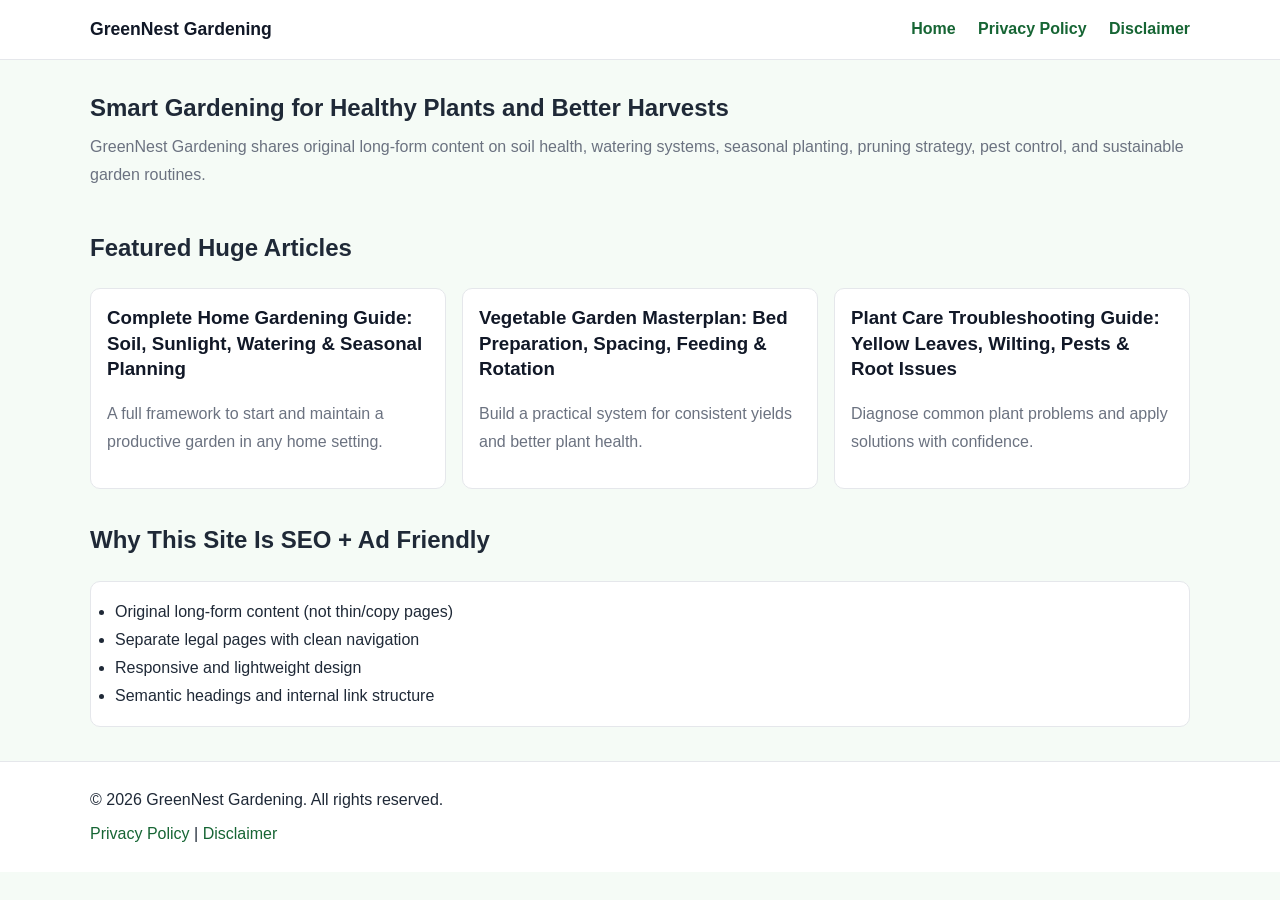
<file: public/index.html>
<!DOCTYPE html>
<html lang="en">
<head>
   <!-- Google tag (gtag.js) -->
<script async src="https://www.googletagmanager.com/gtag/js?id=G-71GVM1F841"></script>
<script>
  window.dataLayer = window.dataLayer || [];
  function gtag(){dataLayer.push(arguments);}
  gtag('js', new Date());

  gtag('config', 'G-71GVM1F841');
</script>
   <!--Start of Tawk.to Script-->
<script type="text/javascript">
var Tawk_API=Tawk_API||{}, Tawk_LoadStart=new Date();
(function(){
var s1=document.createElement("script"),s0=document.getElementsByTagName("script")[0];
s1.async=true;
s1.src='https://embed.tawk.to/6a390212b68b001d44260e4e/1jrnb06h9';
s1.charset='UTF-8';
s1.setAttribute('crossorigin','*');
s0.parentNode.insertBefore(s1,s0);
})();
</script>
<!--End of Tawk.to Script-->
  <meta charset="UTF-8" />
  <meta name="viewport" content="width=device-width, initial-scale=1.0" />
  <title>GreenNest Gardening | Gardening Tips, Plant Care Guides & Outdoor Ideas</title>
  <meta name="description" content="GreenNest Gardening publishes in-depth gardening guides, plant care tips, soil improvement advice, seasonal growing plans, and beginner-friendly outdoor ideas." />
  <meta name="robots" content="index, follow" />
  <link rel="canonical" href="https://example.com/" />

  <!-- Open Graph -->
  <meta property="og:title" content="GreenNest Gardening | Gardening Tips & Plant Care Guides" />
  <meta property="og:description" content="Explore long-form gardening articles on soil, watering, pruning, fertilizing, and seasonal garden planning." />
  <meta property="og:type" content="website" />
  <meta property="og:url" content="https://example.com/" />
  <meta property="og:image" content="https://example.com/assets/og-greennest.jpg" />

  <!-- Twitter -->
  <meta name="twitter:card" content="summary_large_image" />

  <link rel="stylesheet" href="style.css" />
</head>
<body>
  <header class="site-header">
    <div class="container nav-wrap">
      <a href="index.html" class="logo">GreenNest Gardening</a>
      <nav aria-label="Main navigation">
        <a href="index.html">Home</a>
        <a href="privacy-policy.html">Privacy Policy</a>
        <a href="disclaimer.html">Disclaimer</a>
      </nav>
    </div>
  </header>

  <main class="container">
    <section class="hero">
      <h1>Smart Gardening for Healthy Plants and Better Harvests</h1>
      <p>
        GreenNest Gardening shares original long-form content on soil health, watering systems,
        seasonal planting, pruning strategy, pest control, and sustainable garden routines.
      </p>
    </section>

    <section>
      <h2>Featured Huge Articles</h2>
      <div class="grid">
        <article class="card">
          <h3><a href="articles/complete-home-gardening-guide.html">Complete Home Gardening Guide: Soil, Sunlight, Watering & Seasonal Planning</a></h3>
          <p>A full framework to start and maintain a productive garden in any home setting.</p>
        </article>

        <article class="card">
          <h3><a href="articles/vegetable-garden-masterplan.html">Vegetable Garden Masterplan: Bed Preparation, Spacing, Feeding & Rotation</a></h3>
          <p>Build a practical system for consistent yields and better plant health.</p>
        </article>

        <article class="card">
          <h3><a href="articles/plant-care-troubleshooting-guide.html">Plant Care Troubleshooting Guide: Yellow Leaves, Wilting, Pests & Root Issues</a></h3>
          <p>Diagnose common plant problems and apply solutions with confidence.</p>
        </article>
      </div>
    </section>

    <section class="info-box">
      <h2>Why This Site Is SEO + Ad Friendly</h2>
      <ul>
        <li>Original long-form content (not thin/copy pages)</li>
        <li>Separate legal pages with clean navigation</li>
        <li>Responsive and lightweight design</li>
        <li>Semantic headings and internal link structure</li>
      </ul>
    </section>
  </main>

  <footer class="site-footer">
    <div class="container">
      <p>© 2026 GreenNest Gardening. All rights reserved.</p>
      <p>
        <a href="privacy-policy.html">Privacy Policy</a> |
        <a href="disclaimer.html">Disclaimer</a>
      </p>
    </div>
  </footer>
</body>
</html>
</file>
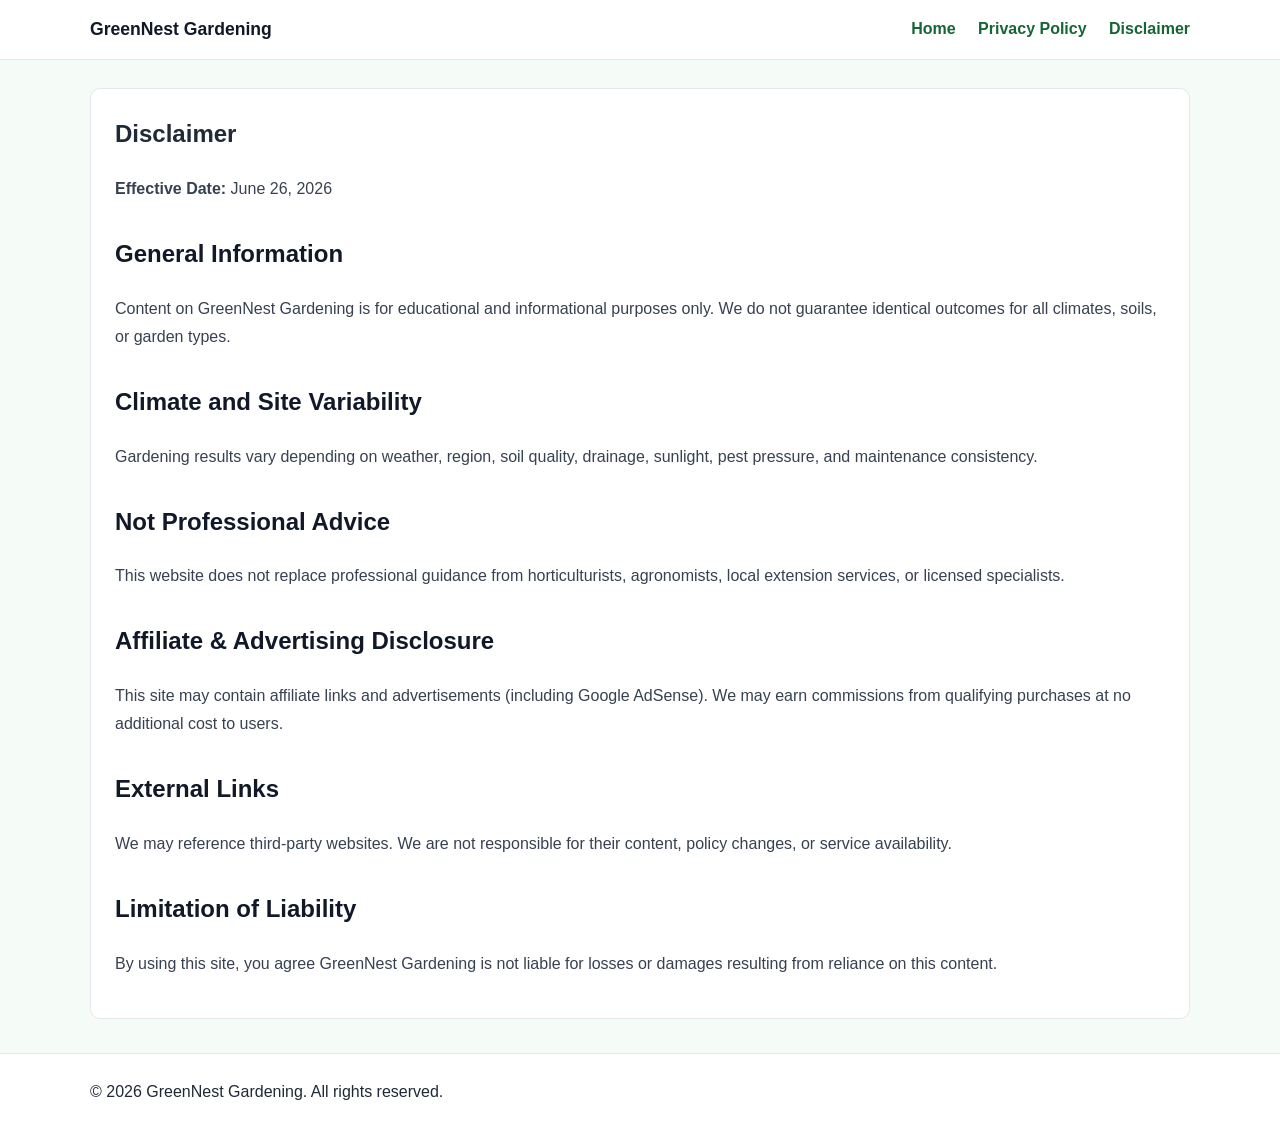
<file: public/disclaimer.html>
<!DOCTYPE html>
<html lang="en">
<head>
  <meta charset="UTF-8" />
  <meta name="viewport" content="width=device-width, initial-scale=1.0" />
  <title>Disclaimer | GreenNest Gardening</title>
  <meta name="description" content="Disclaimer for GreenNest Gardening." />
  <meta name="robots" content="index, follow" />
  <link rel="canonical" href="https://example.com/disclaimer.html" />
  <link rel="stylesheet" href="style.css" />
</head>
<body>
<header class="site-header">
  <div class="container nav-wrap">
    <a href="index.html" class="logo">GreenNest Gardening</a>
    <nav aria-label="Main navigation">
      <a href="index.html">Home</a>
      <a href="privacy-policy.html">Privacy Policy</a>
      <a href="disclaimer.html">Disclaimer</a>
    </nav>
  </div>
</header>

<main class="container">
  <article class="page">
    <h1>Disclaimer</h1>
    <p><strong>Effective Date:</strong> June 26, 2026</p>

    <h2>General Information</h2>
    <p>
      Content on GreenNest Gardening is for educational and informational purposes only.
      We do not guarantee identical outcomes for all climates, soils, or garden types.
    </p>

    <h2>Climate and Site Variability</h2>
    <p>
      Gardening results vary depending on weather, region, soil quality, drainage,
      sunlight, pest pressure, and maintenance consistency.
    </p>

    <h2>Not Professional Advice</h2>
    <p>
      This website does not replace professional guidance from horticulturists,
      agronomists, local extension services, or licensed specialists.
    </p>

    <h2>Affiliate & Advertising Disclosure</h2>
    <p>
      This site may contain affiliate links and advertisements (including Google AdSense).
      We may earn commissions from qualifying purchases at no additional cost to users.
    </p>

    <h2>External Links</h2>
    <p>
      We may reference third-party websites. We are not responsible for their content,
      policy changes, or service availability.
    </p>

    <h2>Limitation of Liability</h2>
    <p>
      By using this site, you agree GreenNest Gardening is not liable for losses or damages
      resulting from reliance on this content.
    </p>
  </article>
</main>

<footer class="site-footer">
  <div class="container">
    <p>© 2026 GreenNest Gardening. All rights reserved.</p>
  </div>
</footer>
</body>
</html>
</file>
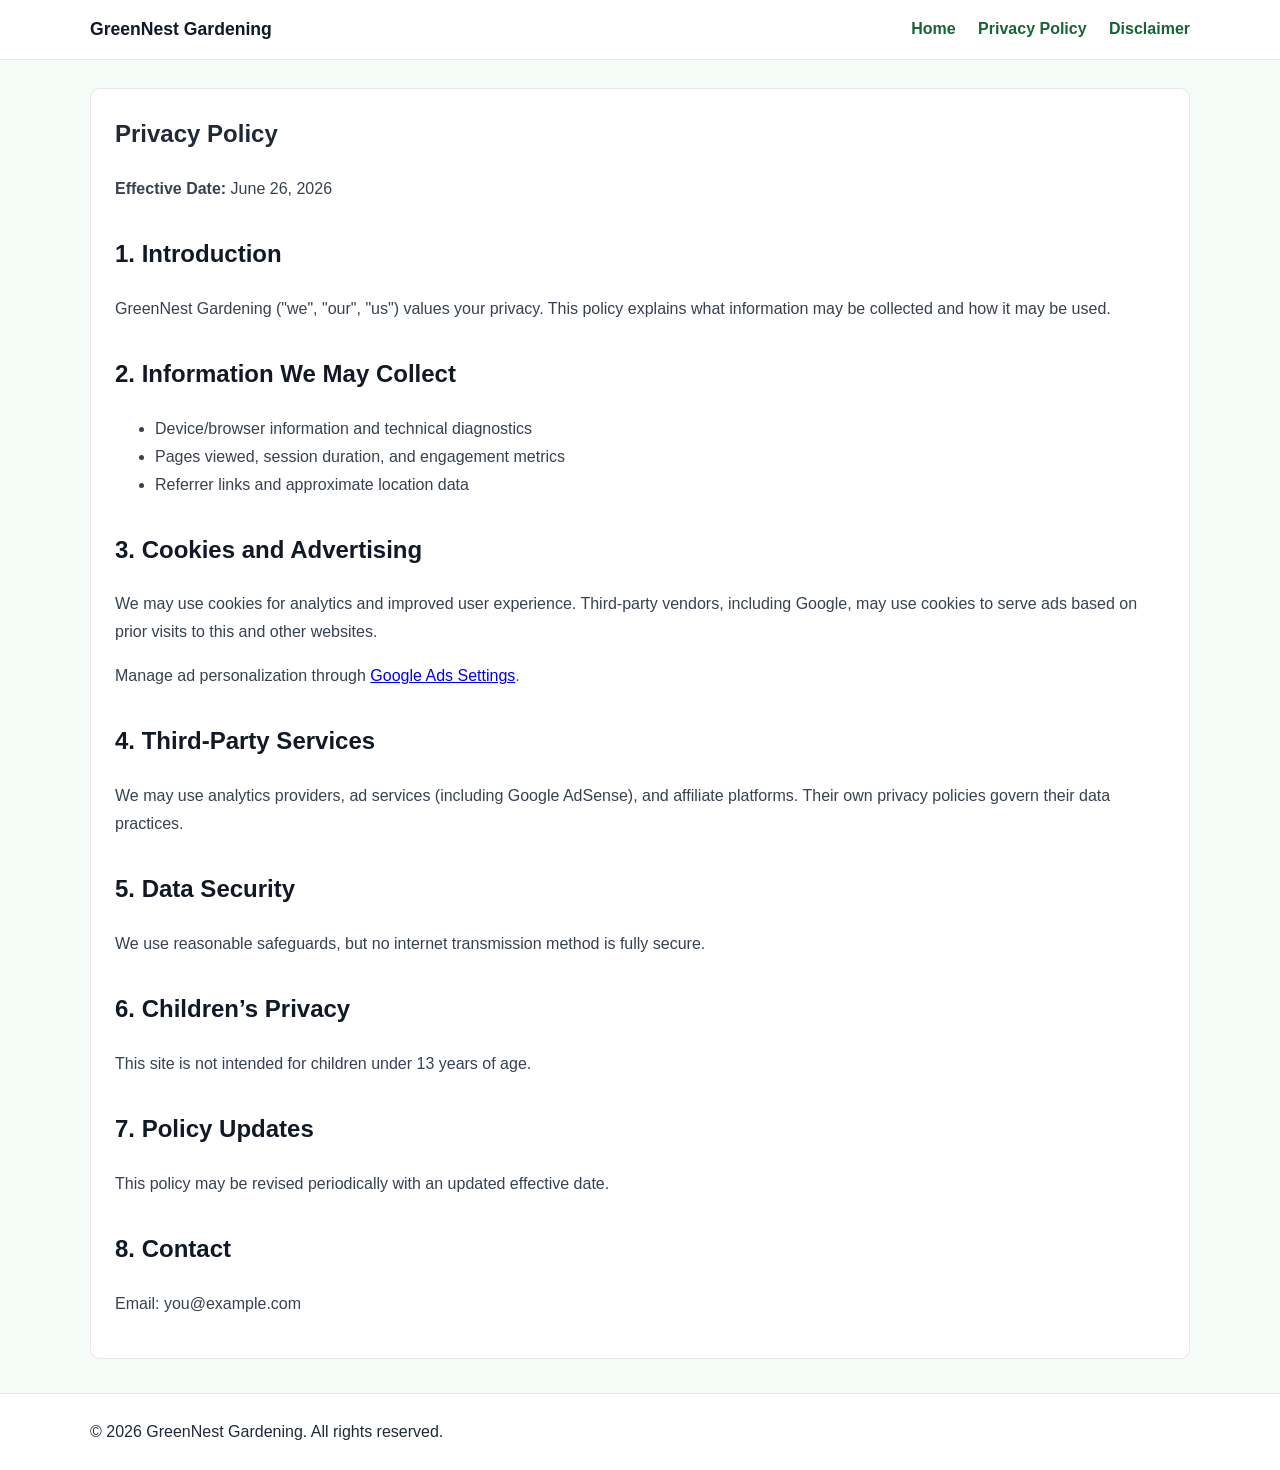
<file: public/privacy-policy.html>
<!DOCTYPE html>
<html lang="en">
<head>
  <meta charset="UTF-8" />
  <meta name="viewport" content="width=device-width, initial-scale=1.0" />
  <title>Privacy Policy | GreenNest Gardening</title>
  <meta name="description" content="Privacy Policy for GreenNest Gardening." />
  <meta name="robots" content="index, follow" />
  <link rel="canonical" href="https://example.com/privacy-policy.html" />
  <link rel="stylesheet" href="style.css" />
</head>
<body>
<header class="site-header">
  <div class="container nav-wrap">
    <a href="index.html" class="logo">GreenNest Gardening</a>
    <nav aria-label="Main navigation">
      <a href="index.html">Home</a>
      <a href="privacy-policy.html">Privacy Policy</a>
      <a href="disclaimer.html">Disclaimer</a>
    </nav>
  </div>
</header>

<main class="container">
  <article class="page">
    <h1>Privacy Policy</h1>
    <p><strong>Effective Date:</strong> June 26, 2026</p>

    <h2>1. Introduction</h2>
    <p>
      GreenNest Gardening ("we", "our", "us") values your privacy.
      This policy explains what information may be collected and how it may be used.
    </p>

    <h2>2. Information We May Collect</h2>
    <ul>
      <li>Device/browser information and technical diagnostics</li>
      <li>Pages viewed, session duration, and engagement metrics</li>
      <li>Referrer links and approximate location data</li>
    </ul>

    <h2>3. Cookies and Advertising</h2>
    <p>
      We may use cookies for analytics and improved user experience. Third-party vendors, including Google,
      may use cookies to serve ads based on prior visits to this and other websites.
    </p>
    <p>
      Manage ad personalization through
      <a href="https://www.google.com/settings/ads" target="_blank" rel="nofollow noopener">Google Ads Settings</a>.
    </p>

    <h2>4. Third-Party Services</h2>
    <p>
      We may use analytics providers, ad services (including Google AdSense), and affiliate platforms.
      Their own privacy policies govern their data practices.
    </p>

    <h2>5. Data Security</h2>
    <p>We use reasonable safeguards, but no internet transmission method is fully secure.</p>

    <h2>6. Children’s Privacy</h2>
    <p>This site is not intended for children under 13 years of age.</p>

    <h2>7. Policy Updates</h2>
    <p>This policy may be revised periodically with an updated effective date.</p>

    <h2>8. Contact</h2>
    <p>Email: you@example.com</p>
  </article>
</main>

<footer class="site-footer">
  <div class="container">
    <p>© 2026 GreenNest Gardening. All rights reserved.</p>
  </div>
</footer>
</body>
</html>
</file>
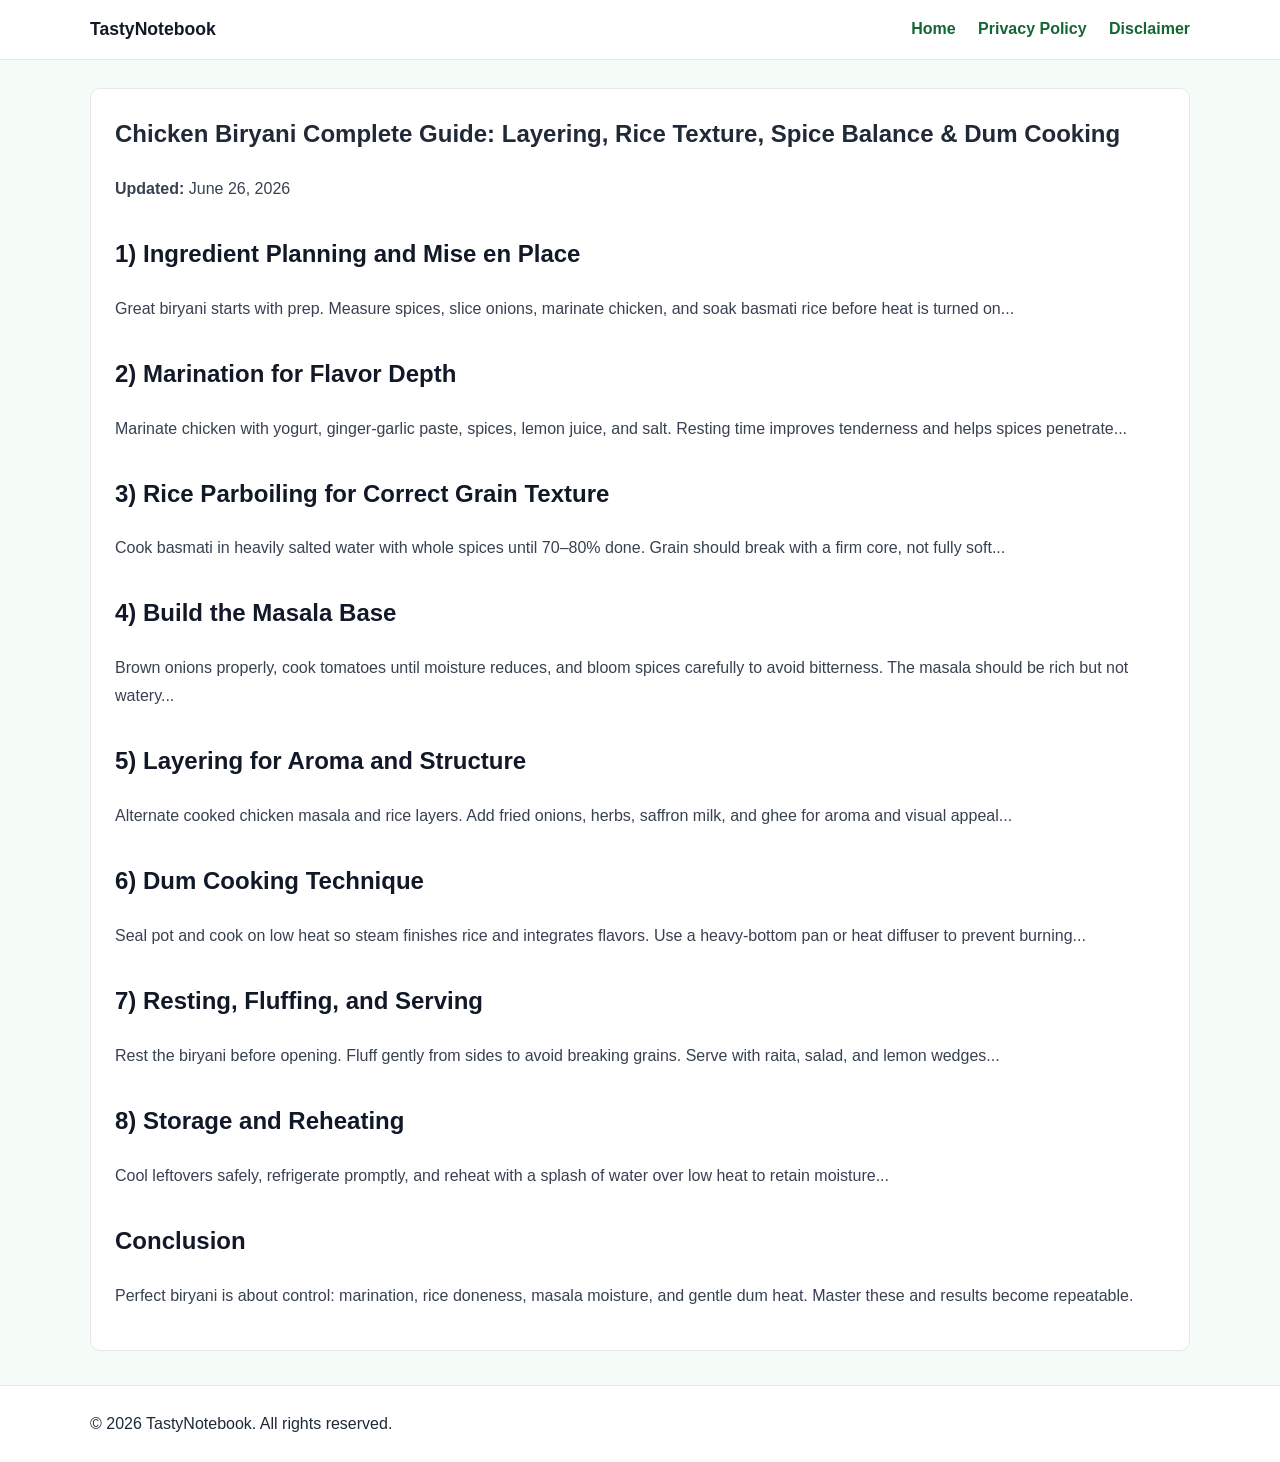
<file: public/articles/chicken-biryani-complete-guide.html>
<!DOCTYPE html>
<html lang="en">
<head>
  <meta charset="UTF-8" />
  <meta name="viewport" content="width=device-width, initial-scale=1.0" />
  <title>Chicken Biryani Complete Guide | TastyNotebook</title>
  <meta name="description" content="A complete long-form chicken biryani recipe guide covering rice prep, marination, spice layering, dum cooking, troubleshooting, and storage." />
  <meta name="robots" content="index, follow" />
  <link rel="canonical" href="https://example.com/articles/chicken-biryani-complete-guide.html" />
  <link rel="stylesheet" href="../style.css" />
</head>
<body>
<header class="site-header">
  <div class="container nav-wrap">
    <a href="../index.html" class="logo">TastyNotebook</a>
    <nav aria-label="Main navigation">
      <a href="../index.html">Home</a>
      <a href="../privacy-policy.html">Privacy Policy</a>
      <a href="../disclaimer.html">Disclaimer</a>
    </nav>
  </div>
</header>

<main class="container">
  <article class="page">
    <h1>Chicken Biryani Complete Guide: Layering, Rice Texture, Spice Balance & Dum Cooking</h1>
    <p><strong>Updated:</strong> June 26, 2026</p>

    <h2>1) Ingredient Planning and Mise en Place</h2>
    <p>
      Great biryani starts with prep. Measure spices, slice onions, marinate chicken,
      and soak basmati rice before heat is turned on...
    </p>

    <h2>2) Marination for Flavor Depth</h2>
    <p>
      Marinate chicken with yogurt, ginger-garlic paste, spices, lemon juice, and salt.
      Resting time improves tenderness and helps spices penetrate...
    </p>

    <h2>3) Rice Parboiling for Correct Grain Texture</h2>
    <p>
      Cook basmati in heavily salted water with whole spices until 70–80% done.
      Grain should break with a firm core, not fully soft...
    </p>

    <h2>4) Build the Masala Base</h2>
    <p>
      Brown onions properly, cook tomatoes until moisture reduces, and bloom spices
      carefully to avoid bitterness. The masala should be rich but not watery...
    </p>

    <h2>5) Layering for Aroma and Structure</h2>
    <p>
      Alternate cooked chicken masala and rice layers. Add fried onions, herbs,
      saffron milk, and ghee for aroma and visual appeal...
    </p>

    <h2>6) Dum Cooking Technique</h2>
    <p>
      Seal pot and cook on low heat so steam finishes rice and integrates flavors.
      Use a heavy-bottom pan or heat diffuser to prevent burning...
    </p>

    <h2>7) Resting, Fluffing, and Serving</h2>
    <p>
      Rest the biryani before opening. Fluff gently from sides to avoid breaking grains.
      Serve with raita, salad, and lemon wedges...
    </p>

    <h2>8) Storage and Reheating</h2>
    <p>
      Cool leftovers safely, refrigerate promptly, and reheat with a splash of water
      over low heat to retain moisture...
    </p>

    <h2>Conclusion</h2>
    <p>
      Perfect biryani is about control: marination, rice doneness, masala moisture,
      and gentle dum heat. Master these and results become repeatable.
    </p>
  </article>
</main>

<footer class="site-footer">
  <div class="container">
    <p>© 2026 TastyNotebook. All rights reserved.</p>
  </div>
</footer>
</body>
</html>
</file>
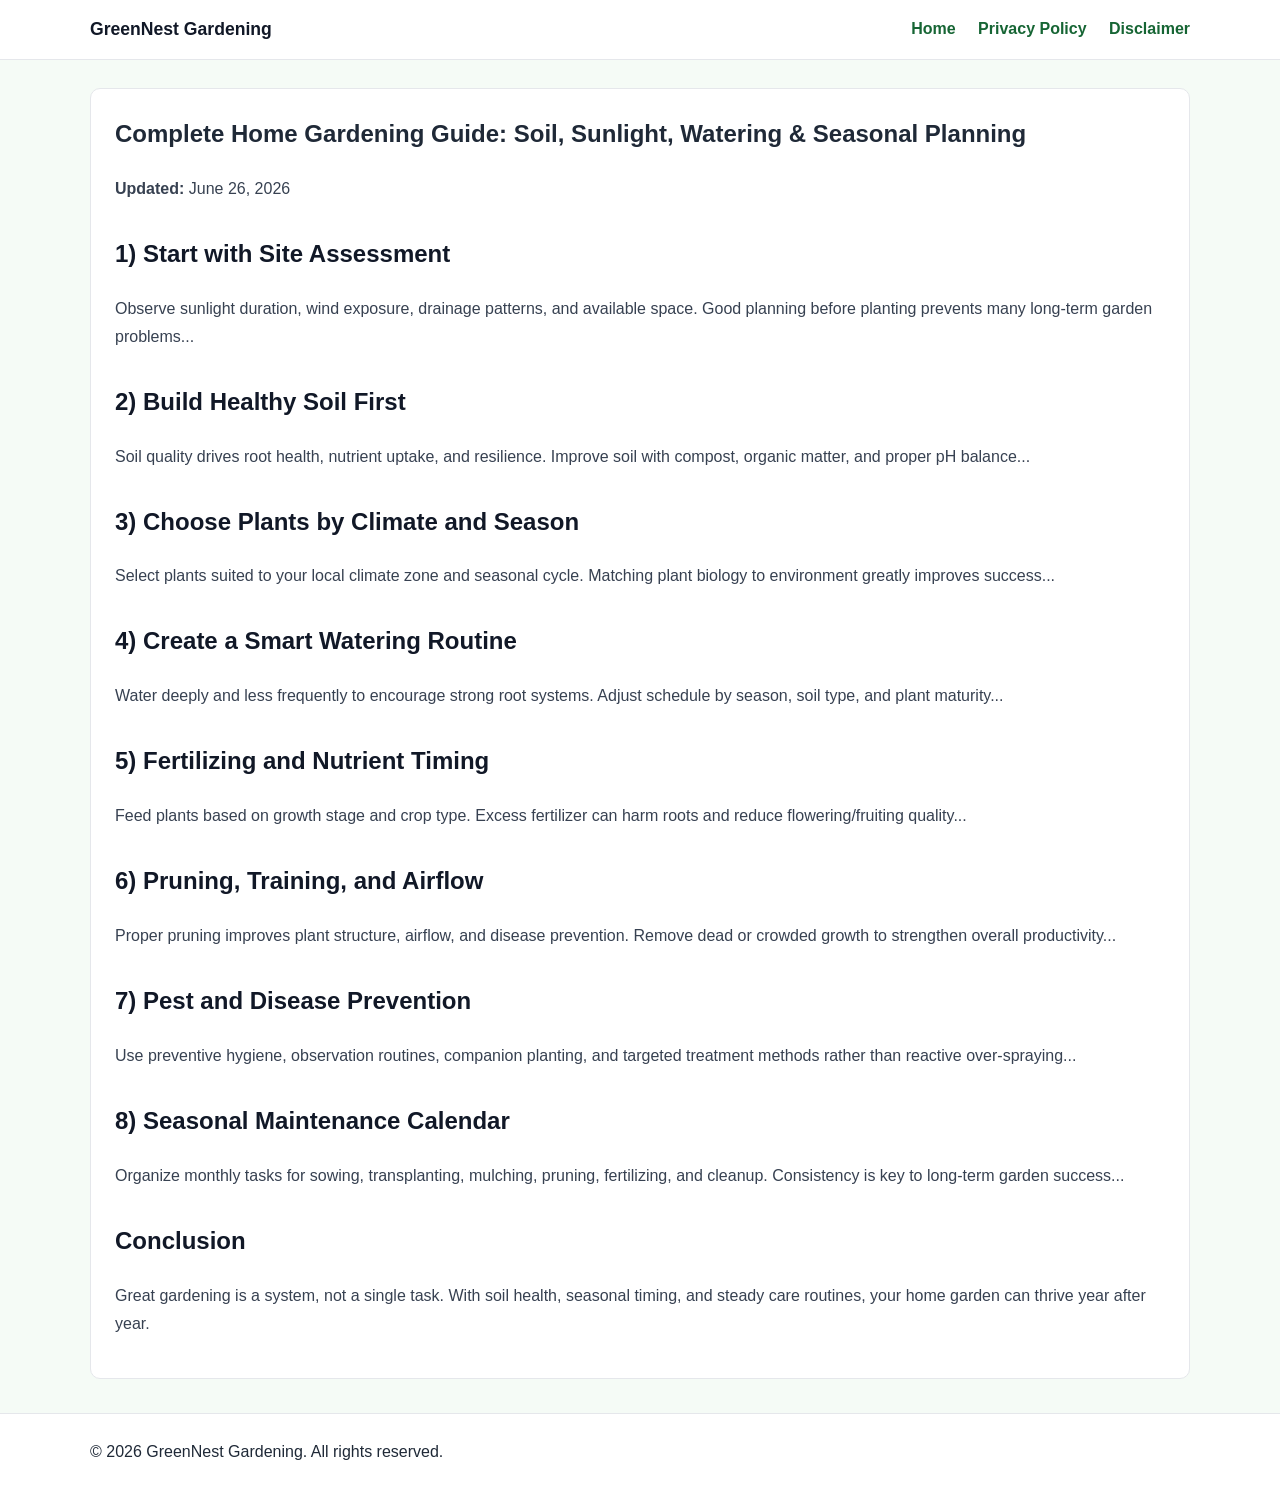
<file: public/articles/complete-home-gardening-guide.html>
<!DOCTYPE html>
<html lang="en">
<head>
  <meta charset="UTF-8" />
  <meta name="viewport" content="width=device-width, initial-scale=1.0" />
  <title>Complete Home Gardening Guide | GreenNest Gardening</title>
  <meta name="description" content="A complete long-form home gardening guide covering soil preparation, sunlight planning, watering routines, plant nutrition, pruning, and seasonal care." />
  <meta name="robots" content="index, follow" />
  <link rel="canonical" href="https://example.com/articles/complete-home-gardening-guide.html" />
  <link rel="stylesheet" href="../style.css" />
</head>
<body>
<header class="site-header">
  <div class="container nav-wrap">
    <a href="../index.html" class="logo">GreenNest Gardening</a>
    <nav aria-label="Main navigation">
      <a href="../index.html">Home</a>
      <a href="../privacy-policy.html">Privacy Policy</a>
      <a href="../disclaimer.html">Disclaimer</a>
    </nav>
  </div>
</header>

<main class="container">
  <article class="page">
    <h1>Complete Home Gardening Guide: Soil, Sunlight, Watering & Seasonal Planning</h1>
    <p><strong>Updated:</strong> June 26, 2026</p>

    <h2>1) Start with Site Assessment</h2>
    <p>
      Observe sunlight duration, wind exposure, drainage patterns, and available space.
      Good planning before planting prevents many long-term garden problems...
    </p>

    <h2>2) Build Healthy Soil First</h2>
    <p>
      Soil quality drives root health, nutrient uptake, and resilience.
      Improve soil with compost, organic matter, and proper pH balance...
    </p>

    <h2>3) Choose Plants by Climate and Season</h2>
    <p>
      Select plants suited to your local climate zone and seasonal cycle.
      Matching plant biology to environment greatly improves success...
    </p>

    <h2>4) Create a Smart Watering Routine</h2>
    <p>
      Water deeply and less frequently to encourage strong root systems.
      Adjust schedule by season, soil type, and plant maturity...
    </p>

    <h2>5) Fertilizing and Nutrient Timing</h2>
    <p>
      Feed plants based on growth stage and crop type. Excess fertilizer can
      harm roots and reduce flowering/fruiting quality...
    </p>

    <h2>6) Pruning, Training, and Airflow</h2>
    <p>
      Proper pruning improves plant structure, airflow, and disease prevention.
      Remove dead or crowded growth to strengthen overall productivity...
    </p>

    <h2>7) Pest and Disease Prevention</h2>
    <p>
      Use preventive hygiene, observation routines, companion planting,
      and targeted treatment methods rather than reactive over-spraying...
    </p>

    <h2>8) Seasonal Maintenance Calendar</h2>
    <p>
      Organize monthly tasks for sowing, transplanting, mulching, pruning,
      fertilizing, and cleanup. Consistency is key to long-term garden success...
    </p>

    <h2>Conclusion</h2>
    <p>
      Great gardening is a system, not a single task. With soil health, seasonal timing,
      and steady care routines, your home garden can thrive year after year.
    </p>
  </article>
</main>

<footer class="site-footer">
  <div class="container">
    <p>© 2026 GreenNest Gardening. All rights reserved.</p>
  </div>
</footer>
</body>
</html>
</file>
<file: public/style.css>
:root{
  --bg:#f5fbf6;
  --surface:#ffffff;
  --text:#1f2937;
  --muted:#6b7280;
  --accent:#166534;
  --border:#e5e7eb;
}
*{box-sizing:border-box}
html,body{margin:0;padding:0}
body{
  font-family:Arial, Helvetica, sans-serif;
  color:var(--text);
  background:var(--bg);
  line-height:1.75;
}
.container{width:min(1100px,92%);margin:0 auto}
.site-header{
  background:#fff;
  border-bottom:1px solid var(--border);
}
.nav-wrap{
  display:flex;
  align-items:center;
  justify-content:space-between;
  padding:14px 0;
}
.logo{
  text-decoration:none;
  color:#111827;
  font-weight:700;
  font-size:1.1rem;
}
nav a{
  text-decoration:none;
  color:var(--accent);
  margin-left:18px;
  font-weight:600;
}
nav a:hover{text-decoration:underline}
.hero{padding:34px 0 8px}
.hero h1{margin:0 0 10px;line-height:1.2}
.hero p{margin:0;color:var(--muted)}
h2{margin-top:30px}
.grid{
  display:grid;
  grid-template-columns:repeat(auto-fit,minmax(260px,1fr));
  gap:16px;
}
.card{
  background:var(--surface);
  border:1px solid var(--border);
  border-radius:10px;
  padding:16px;
}
.card h3{margin-top:0;line-height:1.35}
.card a{color:#111827;text-decoration:none}
.card a:hover{color:var(--accent);text-decoration:underline}
.card p{color:var(--muted)}
.info-box ul{
  background:#fff;
  border:1px solid var(--border);
  border-radius:10px;
  padding:16px 24px;
}
.page{
  margin-top:28px;
  background:#fff;
  border:1px solid var(--border);
  border-radius:10px;
  padding:24px;
}
.page h1{margin-top:0}
.page p,.page li{color:#374151}
.page h2{color:#111827}
.site-footer{
  margin-top:34px;
  border-top:1px solid var(--border);
  background:#fff;
}
.site-footer .container{padding:18px 0}
.site-footer p{margin:6px 0}
.site-footer a{color:var(--accent);text-decoration:none}
.site-footer a:hover{text-decoration:underline}
</file>
